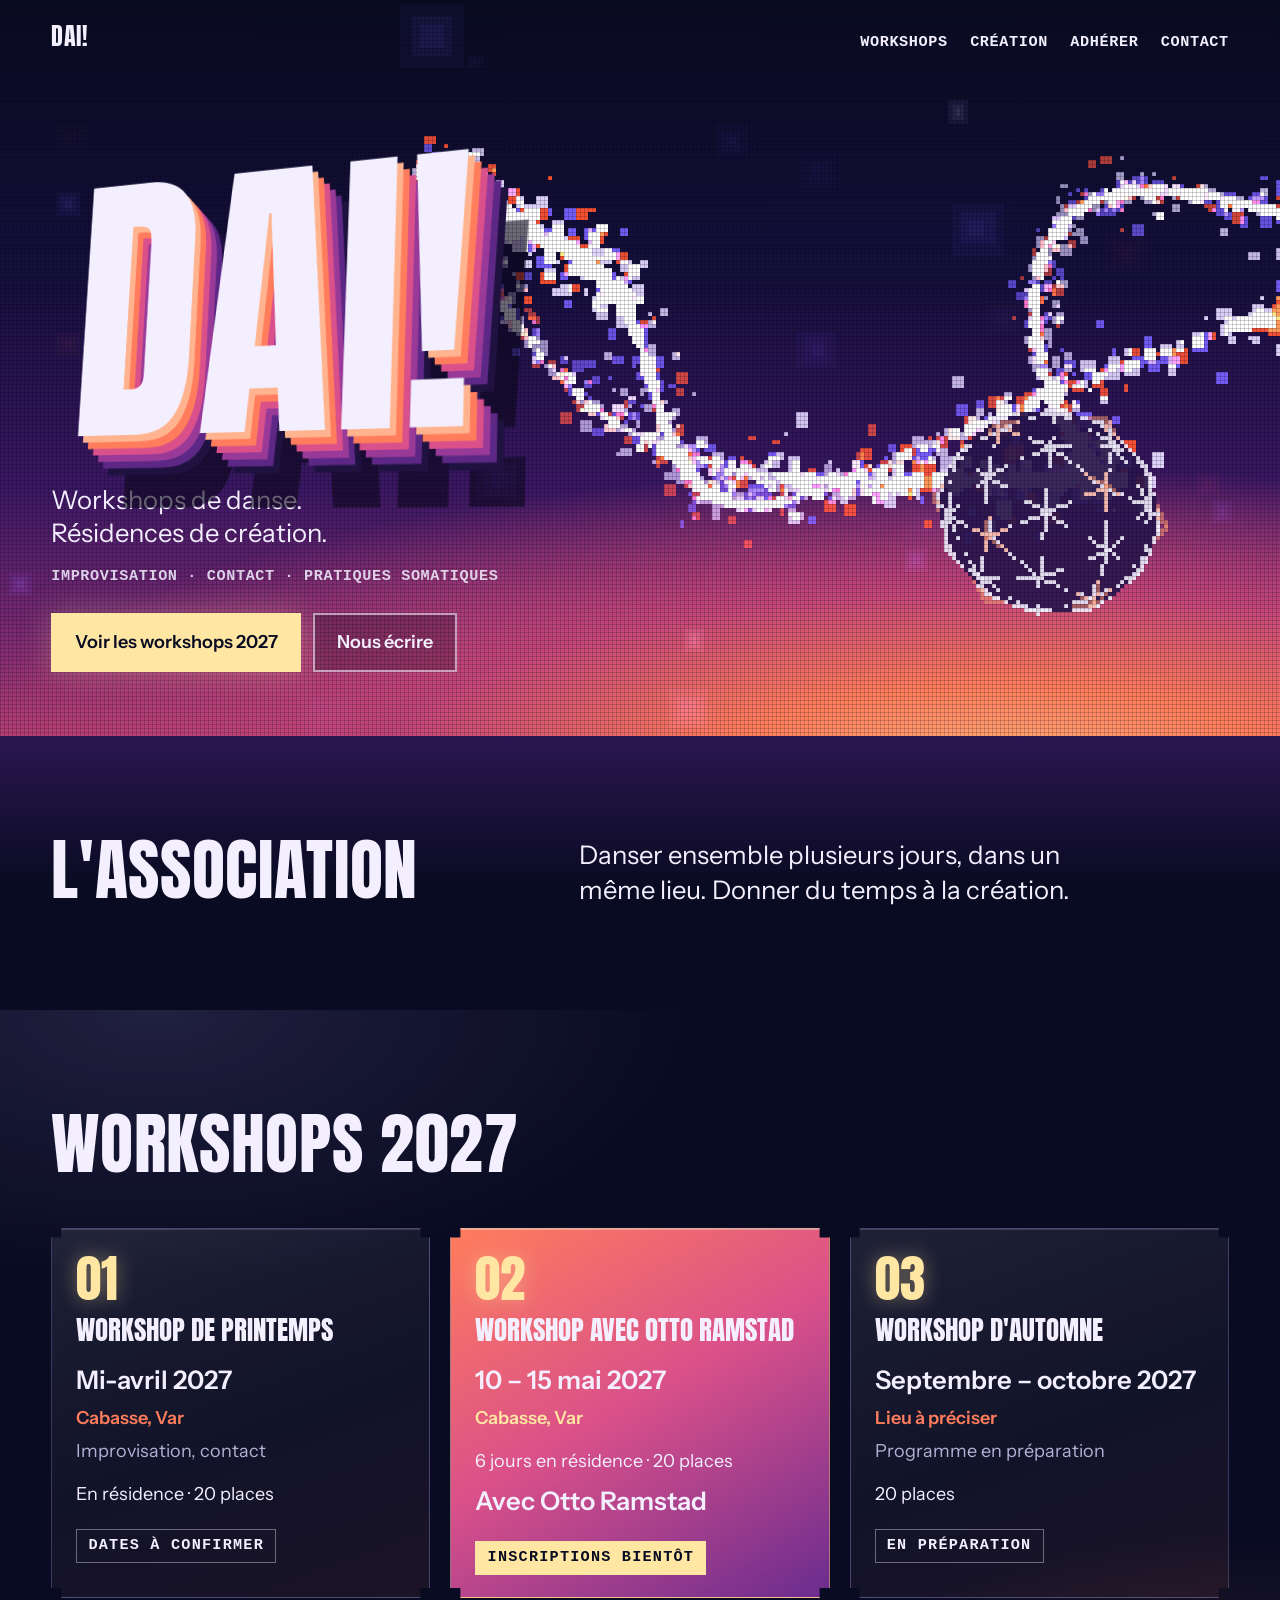
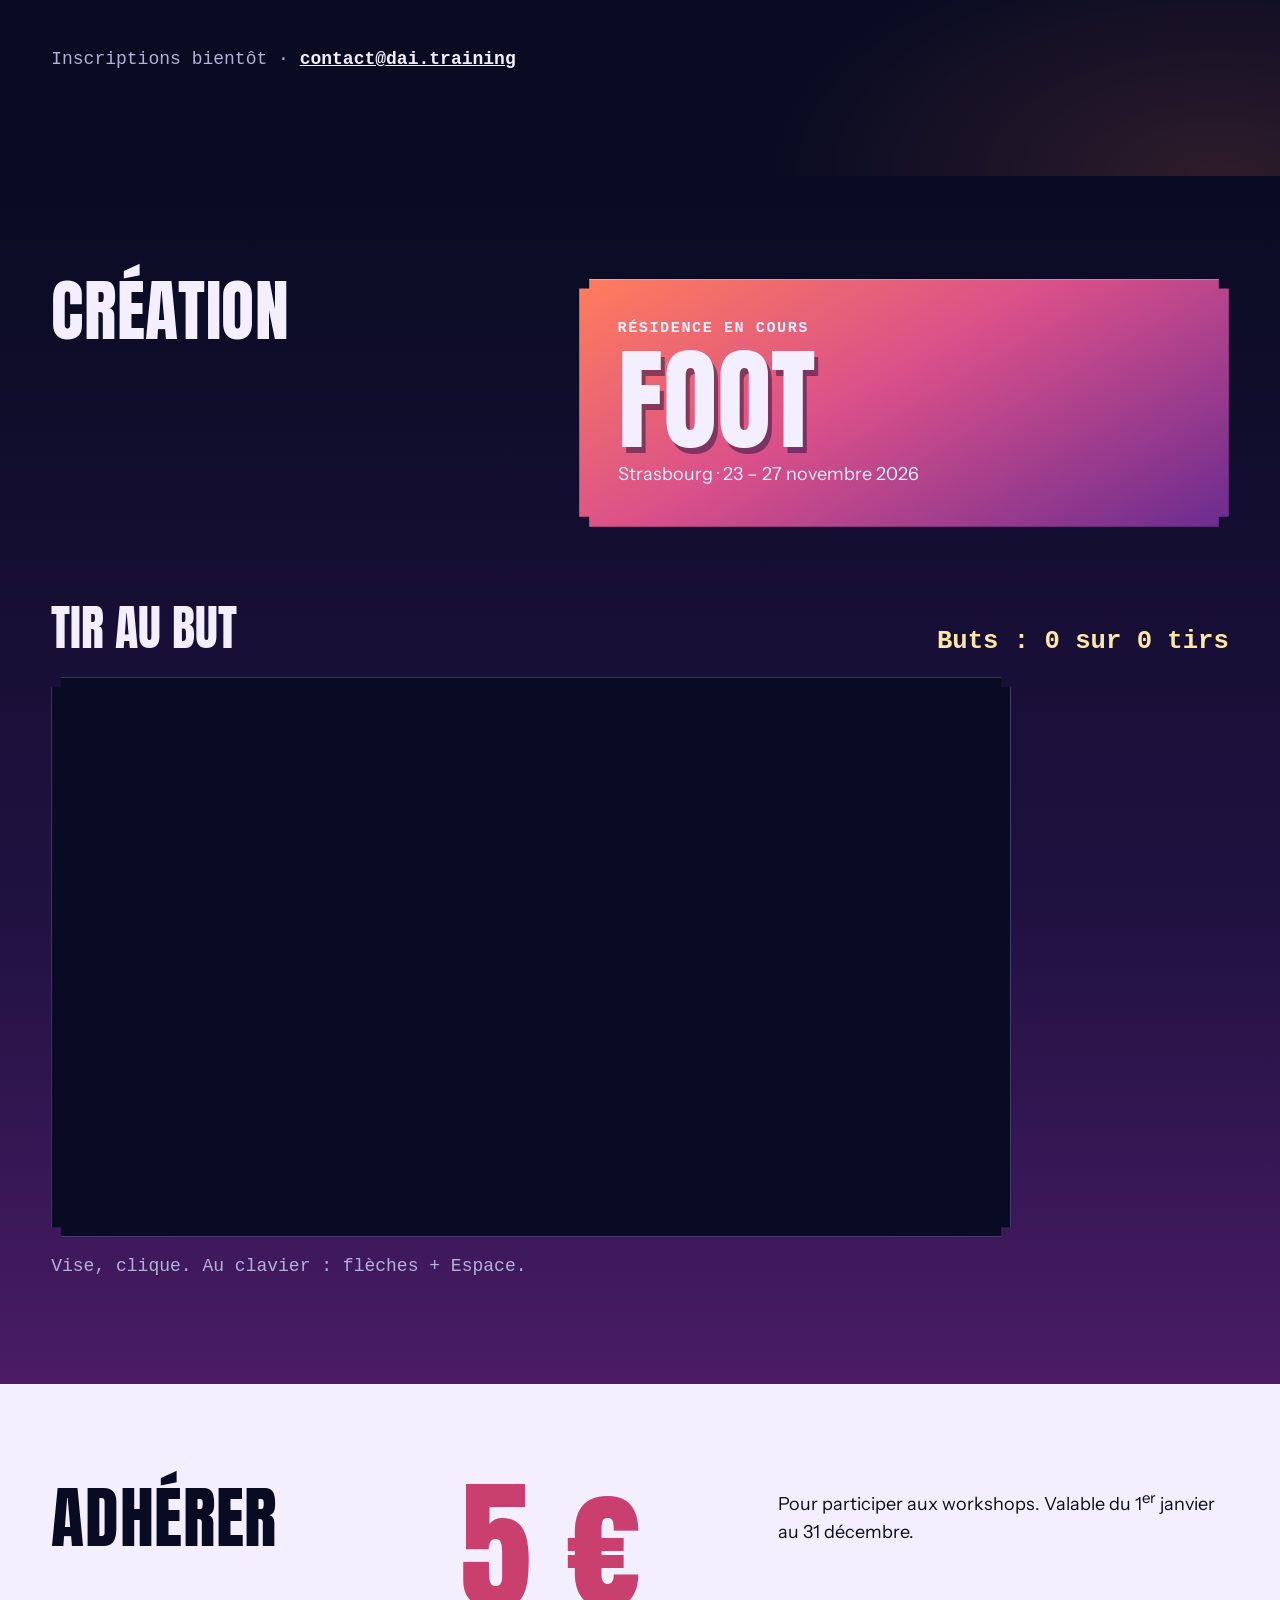
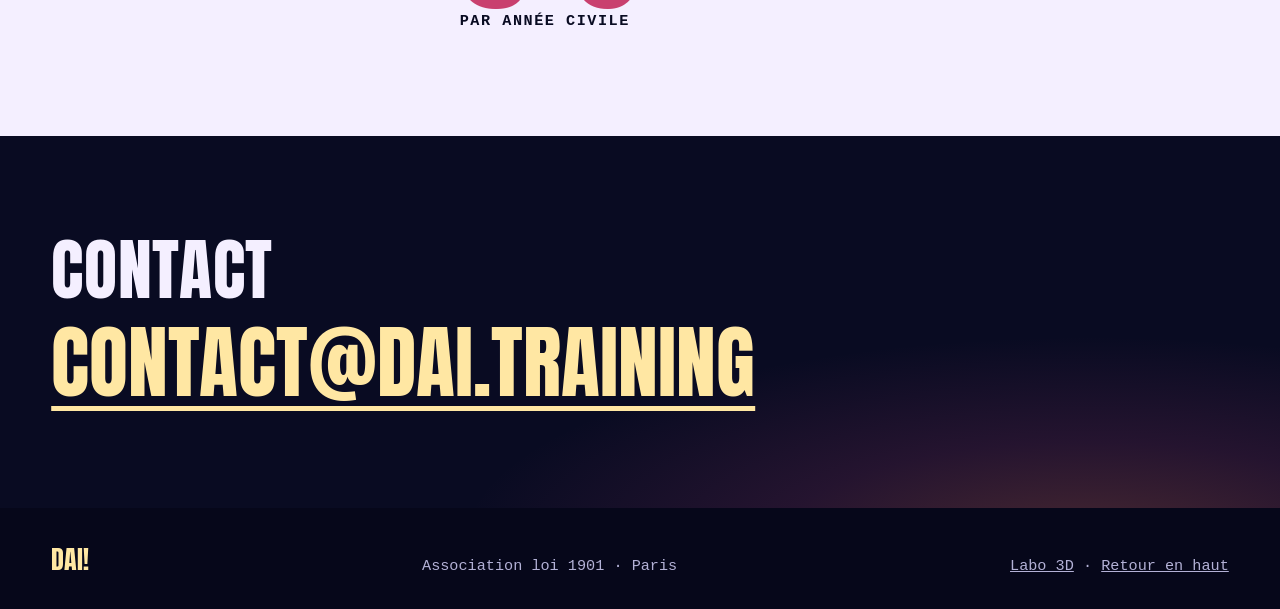
<file: site/index.html>
<!DOCTYPE html>
<html lang="fr">
<head>
<meta charset="utf-8">
<meta name="viewport" content="width=device-width, initial-scale=1">
<title>DAI! Workshops de danse et création</title>
<meta name="description" content="DAI! organise des workshops de danse (improvisation, contact, pratiques somatiques) et accueille des résidences de création.">
<meta name="theme-color" content="#090b22">
<link rel="icon" type="image/svg+xml" href="favicon.svg">
<link rel="preload" href="fonts/anton-latin-400-normal.woff2" as="font" type="font/woff2" crossorigin>
<link rel="stylesheet" href="css/style.css">
</head>
<body>

<a class="skip" href="#contenu">Aller au contenu</a>

<header class="hero" id="haut">
  <canvas class="hero__scene" id="scene" aria-hidden="true"></canvas>

  <nav class="nav" aria-label="Navigation principale">
    <a class="nav__brand" href="#haut">DAI!</a>
    <ul class="nav__links">
      <li><a href="#workshops">Workshops</a></li>
      <li><a href="#creation">Création</a></li>
      <li><a href="#adherer">Adhérer</a></li>
      <li><a href="#contact">Contact</a></li>
    </ul>
  </nav>

  <div class="hero__body">
    <h1 class="title3d" id="titre" aria-label="DAI!">
      <span class="title3d__face" aria-hidden="true">DAI!</span>
    </h1>
    <p class="hero__lead">Workshops de danse. Résidences de création.</p>
    <p class="hero__tags">Improvisation · Contact · Pratiques somatiques</p>
    <div class="hero__actions">
      <a class="btn btn--solid" href="#workshops">Voir les workshops 2027</a>
      <a class="btn btn--ghost" href="#contact">Nous écrire</a>
    </div>
  </div>
</header>

<main id="contenu">

  <section class="band band--intro" aria-labelledby="t-asso">
    <div class="wrap intro">
      <h2 id="t-asso" class="h-side">L'association</h2>
      <div class="intro__text">
        <p class="big">Danser ensemble plusieurs jours, dans un même lieu. Donner du temps à la création.</p>
      </div>
    </div>
  </section>

  <section class="band band--stages" id="workshops" aria-labelledby="t-stages">
    <div class="wrap">
      <div class="head">
        <h2 id="t-stages">Workshops 2027</h2>
      </div>

      <ol class="cards" id="liste-stages">
        <li class="card">
          <p class="card__num">01</p>
          <h3 class="card__title">Workshop de printemps</h3>
          <p class="card__when">Mi-avril 2027</p>
          <p class="card__where">Cabasse, Var</p>
          <p class="card__what">Improvisation, contact</p>
          <p class="card__details">En résidence · 20 places</p>
            <p class="card__status">dates à confirmer</p>
        </li>
        <li class="card card--featured">
          <p class="card__num">02</p>
          <h3 class="card__title">Workshop avec Otto Ramstad</h3>
          <p class="card__when">10 – 15 mai 2027</p>
          <p class="card__where">Cabasse, Var</p>
          <p class="card__details">6 jours en résidence · 20 places</p>
          <p class="card__who">Avec Otto Ramstad</p>
          <p class="card__status">inscriptions bientôt</p>
        </li>
        <li class="card">
          <p class="card__num">03</p>
          <h3 class="card__title">Workshop d'automne</h3>
          <p class="card__when">Septembre – octobre 2027</p>
          <p class="card__where">Lieu à préciser</p>
          <p class="card__what">Programme en préparation</p>
          <p class="card__details">20 places</p>
            <p class="card__status">en préparation</p>
        </li>
      </ol>

      <p class="stages__foot">Inscriptions bientôt · <a href="mailto:contact@dai.training">contact@dai.training</a></p>
    </div>
  </section>

  <section class="band band--creation" id="creation" aria-labelledby="t-creation">
    <div class="wrap creation">
      <div>
        <h2 id="t-creation">Création</h2>
      </div>
      <article class="project">
        <p class="project__label">Résidence en cours</p>
        <h3 class="project__title">Foot</h3>
        <p>Strasbourg · 23 – 27 novembre 2026</p>
      </article>
    </div>

    <div class="wrap game" id="jeu">
      <div class="game__head">
        <h3 class="game__title">Tir au but</h3>
        <p class="game__score">Buts&nbsp;: <span id="buts">0</span> sur <span id="tirs">0</span> tirs</p>
      </div>
      <canvas class="game__field" id="terrain" width="720" height="420" tabindex="0" role="img"
        aria-label="Mini-jeu de tir au but. Cliquez dans la cage pour tirer. Au clavier : flèches pour viser, Espace pour tirer."></canvas>
      <p class="game__help">Vise, clique. Au clavier : flèches + Espace.</p>
      <p class="visually-hidden" id="jeu-annonce" aria-live="polite"></p>
    </div>
  </section>

  <section class="band band--join" id="adherer" aria-labelledby="t-adherer">
    <div class="wrap join">
      <h2 id="t-adherer">Adhérer</h2>
      <div class="join__price" aria-label="5 euros par an">
        <span class="join__amount">5&nbsp;€</span>
        <span class="join__unit">par année civile</span>
      </div>
      <div class="join__text">
        <p>Pour participer aux workshops. Valable du 1<sup>er</sup> janvier au 31 décembre.</p>
      </div>
    </div>
  </section>

  <section class="band band--contact" id="contact" aria-labelledby="t-contact">
    <div class="wrap contact">
      <h2 id="t-contact">Contact</h2>
      <p class="contact__mail"><a href="mailto:contact@dai.training">contact@dai.training</a></p>
    </div>
  </section>

</main>

<footer class="foot">
  <div class="wrap foot__in">
    <p class="foot__brand">DAI!</p>
    <p>Association loi 1901 · Paris</p>
    <p><a href="lab/">Labo 3D</a> · <a href="#haut">Retour en haut</a></p>
  </div>
</footer>

<script type="module" src="js/main.js"></script>
</body>
</html>
</file>
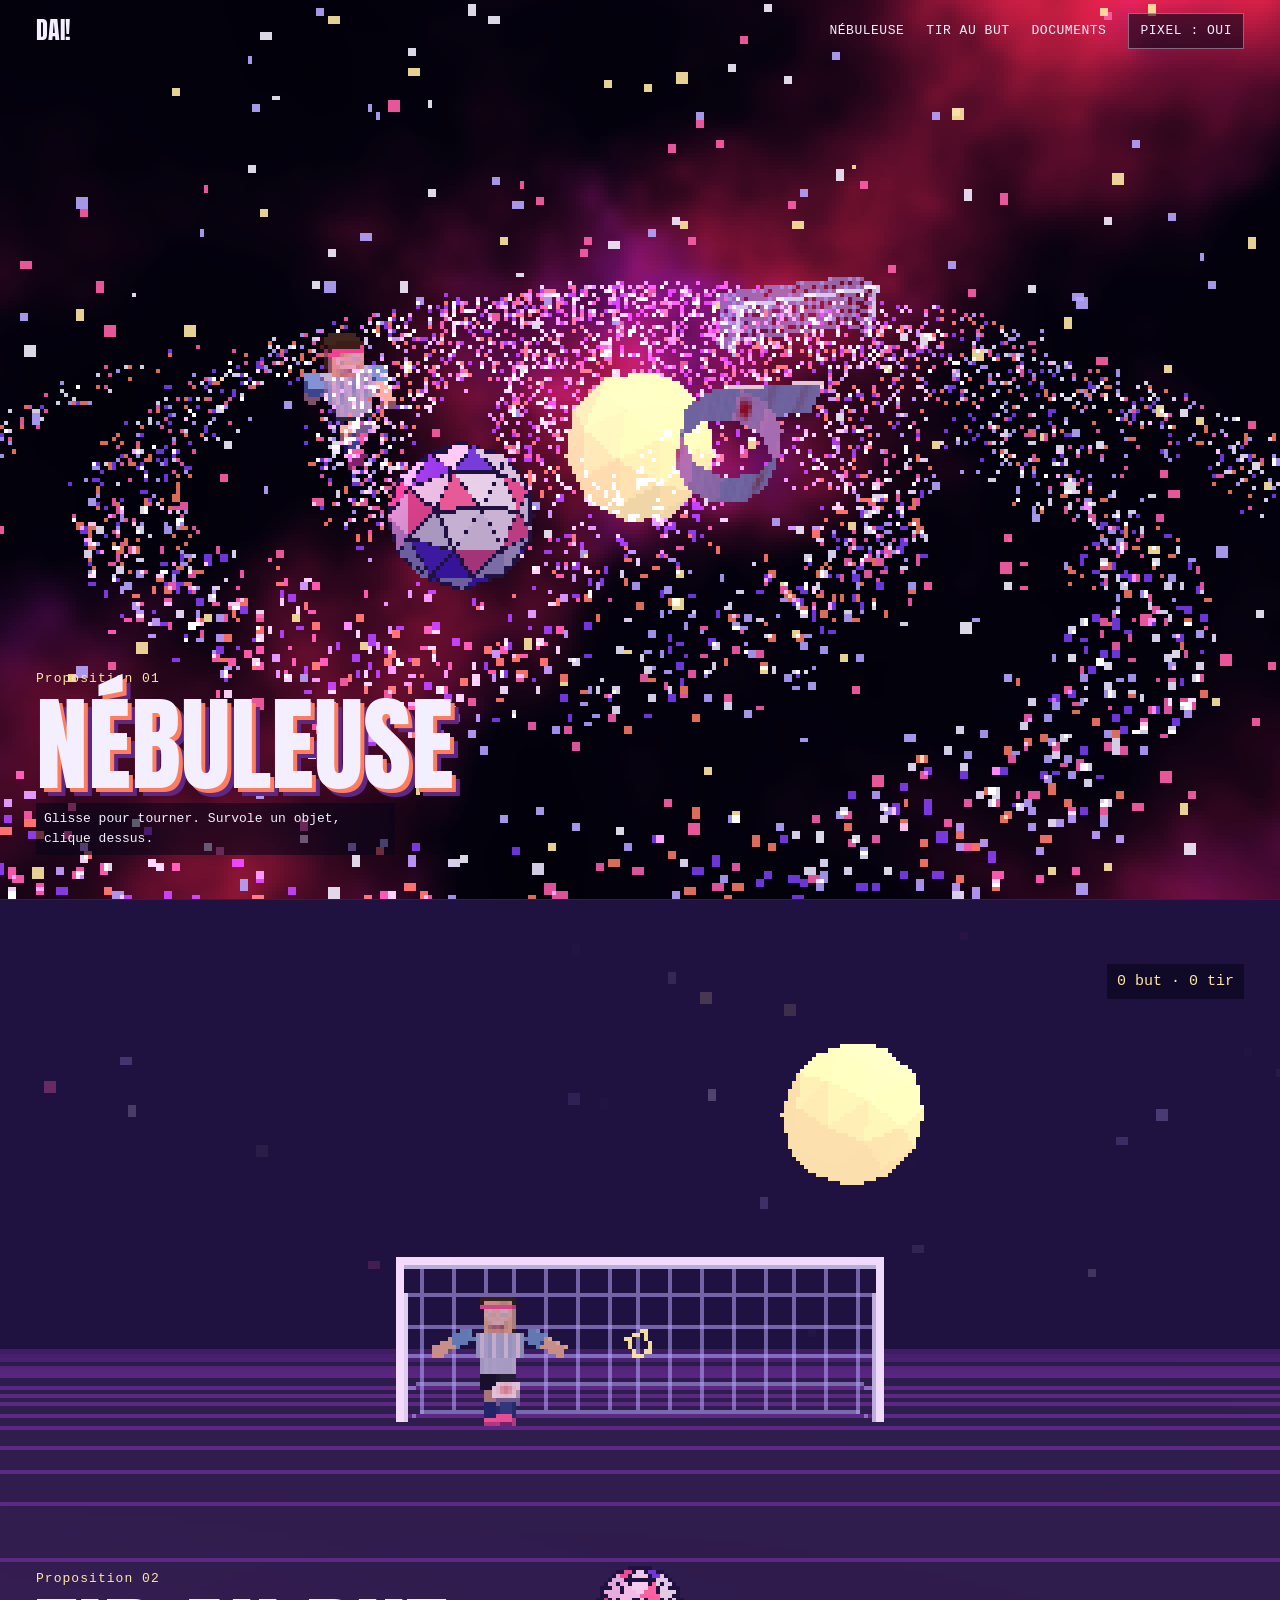
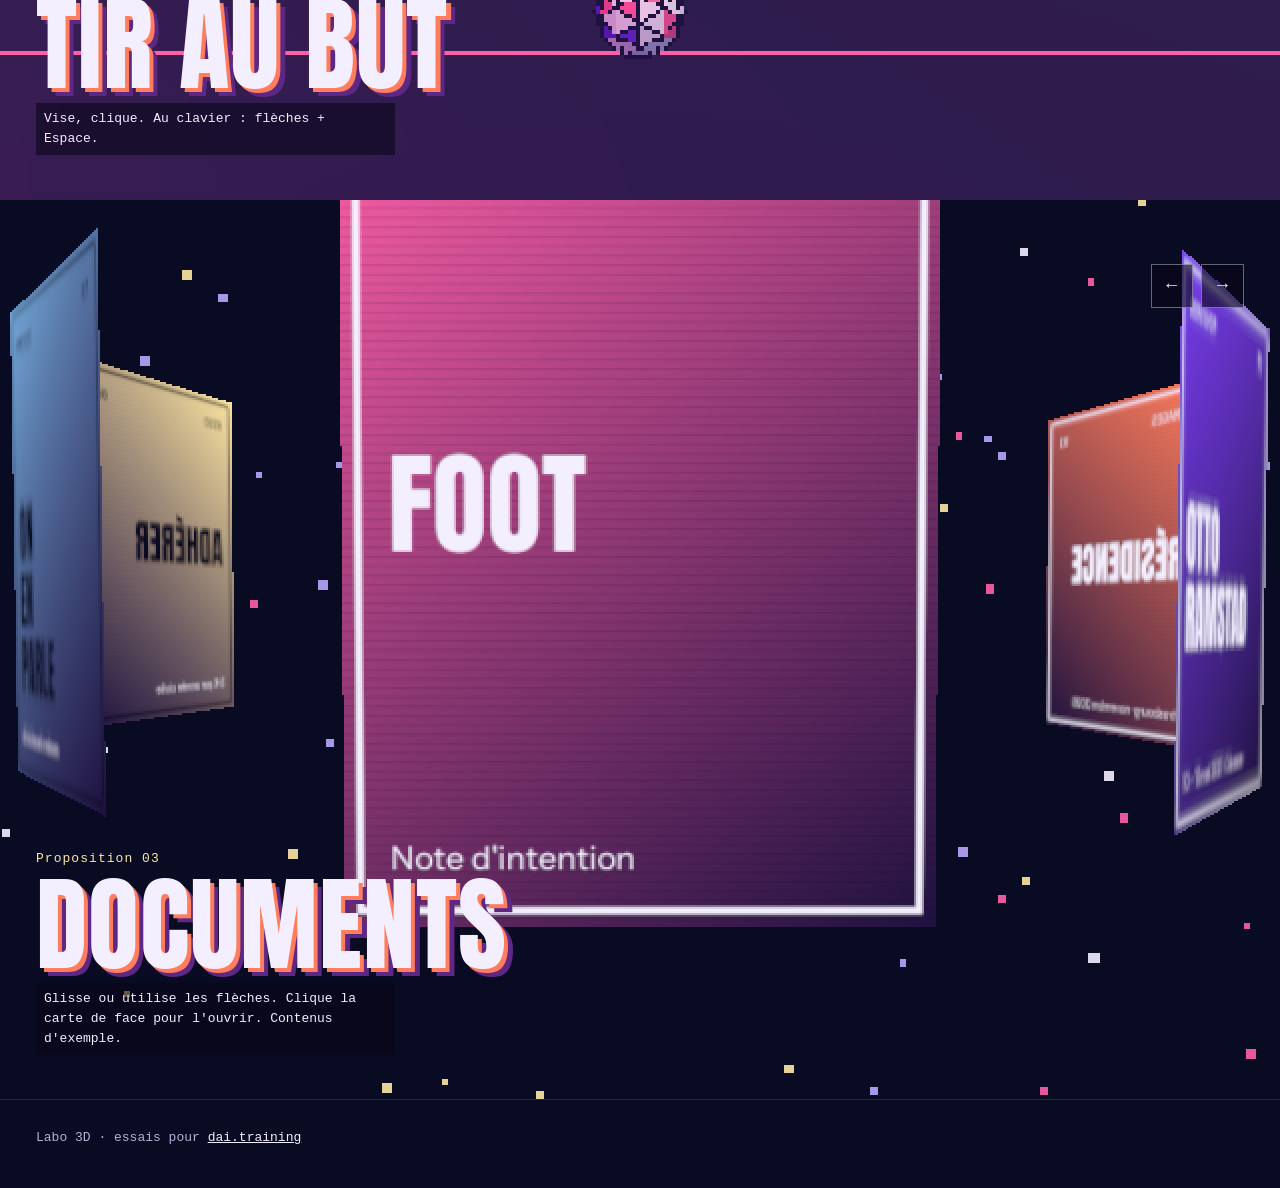
<file: site/lab/index.html>
<!doctype html>
<html lang="fr">
<head>
<meta charset="utf-8">
<meta name="viewport" content="width=device-width, initial-scale=1">
<title>DAI! Labo 3D</title>
<meta name="description" content="Propositions 3D pour le site de DAI! : nébuleuse, tir au but, documents dans l'espace.">
<meta name="theme-color" content="#090b22">
<link rel="icon" type="image/svg+xml" href="../favicon.svg">
<link rel="stylesheet" href="../css/style.css">
<style>
  /* Labo : trois scènes plein écran, le texte par-dessus. */
  body { background: var(--night); }
  .lab-bar { position: fixed; inset: 0 0 auto 0; z-index: 20; display: flex; gap: 12px; align-items: center; justify-content: space-between; padding: 12px clamp(14px, 4vw, 36px); font-family: var(--mono); font-size: 13px; letter-spacing: .04em; text-transform: uppercase; }
  .lab-bar a { color: var(--pearl); text-decoration: none; }
  .lab-bar > a { font-family: var(--display); font-size: 24px; letter-spacing: 0; }
  .lab-bar nav { display: flex; gap: clamp(10px, 2.4vw, 22px); flex-wrap: wrap; justify-content: flex-end; align-items: center; }
  .lab-btn { font: inherit; text-transform: uppercase; letter-spacing: .04em; color: var(--night); background: var(--moon); border: 0; padding: 8px 12px; cursor: pointer; }
  .lab-btn--ghost { background: #09061a99; color: var(--pearl); box-shadow: inset 0 0 0 1px #f4efff66; }
  .lab-btn:focus-visible, .lab-bar a:focus-visible { outline: 2px solid var(--moon); outline-offset: 3px; }
  .lab-scene { position: relative; height: 100vh; height: 100svh; min-height: 540px; overflow: hidden; border-bottom: 1px solid #f4efff1f; }
  .lab-scene canvas { position: absolute; inset: 0; width: 100%; height: 100%; display: block; touch-action: pan-y; outline: none; }
  .lab-scene canvas:focus-visible { box-shadow: inset 0 0 0 3px var(--moon); }
  .lab-text { position: absolute; left: clamp(14px, 4vw, 36px); bottom: clamp(18px, 5vh, 44px); right: clamp(14px, 4vw, 36px); pointer-events: none; }
  .lab-num { font-family: var(--mono); font-size: 13px; letter-spacing: .08em; color: var(--moon); }
  .lab-text h1, .lab-text h2 { font-family: var(--display); font-weight: 400; font-size: clamp(40px, 9vw, 104px); line-height: .92; text-transform: uppercase; color: var(--pearl); margin: 6px 0 10px; text-shadow: .04em .04em 0 var(--ember), .08em .08em 0 #5d2885; }
  .lab-text p { font-family: var(--mono); font-size: 13px; color: var(--pearl); max-width: 46ch; margin: 0; background: #09061a99; padding: 6px 8px; display: inline-block; }
  .lab-tag { position: absolute; z-index: 5; transform: translate(-50%, -160%); font-family: var(--mono); font-size: 12px; letter-spacing: .06em; text-transform: uppercase; color: var(--night); background: var(--moon); padding: 4px 8px; pointer-events: none; white-space: nowrap; }
  .lab-hud { position: absolute; top: 64px; right: clamp(14px, 4vw, 36px); font-family: var(--mono); font-size: 15px; color: var(--moon); background: #09061a99; padding: 6px 10px; }
  .lab-shout { position: absolute; inset: 0; display: grid; place-items: center; pointer-events: none; font-family: var(--display); font-size: clamp(56px, 16vw, 190px); color: var(--pearl); text-shadow: .04em .04em 0 var(--ember), .08em .08em 0 #5d2885; text-transform: uppercase; }
  .lab-arrows { position: absolute; top: 64px; right: clamp(14px, 4vw, 36px); display: flex; gap: 8px; }
  .lab-panel { position: absolute; z-index: 6; left: 50%; top: 50%; transform: translate(-50%, -50%); width: min(440px, calc(100% - 28px)); background: #0d0a2cf2; box-shadow: inset 0 0 0 1px #f4efff55, 10px 10px 0 #09061a99; padding: 22px; color: var(--pearl); }
  .lab-panel small { font-family: var(--mono); letter-spacing: .08em; text-transform: uppercase; color: var(--moon); }
  .lab-panel h3 { font-family: var(--display); font-weight: 400; font-size: 44px; line-height: 1; text-transform: uppercase; margin: 8px 0 10px; }
  .lab-panel p { margin: 0 0 16px; line-height: 1.5; }
  .lab-foot { padding: 28px clamp(14px, 4vw, 36px) 40px; font-family: var(--mono); font-size: 13px; color: var(--mist); }
  .lab-foot a { color: var(--pearl); }
  @media (max-width: 700px) { .lab-hud, .lab-arrows { top: 104px; } }
  [hidden] { display: none !important; }
</style>
</head>
<body>
<header class="lab-bar">
  <a href="../">DAI!</a>
  <nav aria-label="Labo">
    <a href="#nebuleuse">Nébuleuse</a>
    <a href="#tir">Tir au but</a>
    <a href="#docs">Documents</a>
    <button class="lab-btn lab-btn--ghost" id="pixel" type="button" aria-pressed="true">Pixel : oui</button>
  </nav>
</header>

<main>
  <section class="lab-scene" id="nebuleuse">
    <canvas id="c-nebula" aria-label="Nébuleuse en 3D avec les objets de la création Foot : ballon, cage, attaquant, bandage, lune"></canvas>
    <div class="lab-tag" id="tag" hidden></div>
    <div class="lab-text">
      <span class="lab-num">Proposition 01</span>
      <h1>Nébuleuse</h1>
      <p>Glisse pour tourner. Survole un objet, clique dessus.</p>
    </div>
  </section>

  <section class="lab-scene" id="tir">
    <canvas id="c-shot" tabindex="0" aria-label="Tir au but en 3D. Vise avec la souris ou les flèches, tire avec un clic ou Espace."></canvas>
    <div class="lab-hud" id="score" aria-live="polite">0 but · 0 tir</div>
    <div class="lab-shout" id="shout" aria-live="assertive"></div>
    <div class="lab-text">
      <span class="lab-num">Proposition 02</span>
      <h2>Tir au but</h2>
      <p>Vise, clique. Au clavier : flèches + Espace.</p>
    </div>
  </section>

  <section class="lab-scene" id="docs">
    <canvas id="c-docs" tabindex="0" aria-label="Documents présentés en cercle dans l'espace. Flèches gauche et droite pour tourner, Entrée pour ouvrir."></canvas>
    <div class="lab-arrows">
      <button class="lab-btn lab-btn--ghost" id="prev" type="button" aria-label="Document précédent">←</button>
      <button class="lab-btn lab-btn--ghost" id="next" type="button" aria-label="Document suivant">→</button>
    </div>
    <div class="lab-panel" id="panel" role="dialog" aria-labelledby="panel-title" hidden>
      <small id="panel-type"></small>
      <h3 id="panel-title"></h3>
      <p id="panel-text"></p>
      <button class="lab-btn" id="panel-close" type="button">Fermer</button>
    </div>
    <div class="lab-text">
      <span class="lab-num">Proposition 03</span>
      <h2>Documents</h2>
      <p>Glisse ou utilise les flèches. Clique la carte de face pour l'ouvrir. Contenus d'exemple.</p>
    </div>
  </section>
</main>

<footer class="lab-foot">Labo 3D · essais pour <a href="../">dai.training</a></footer>
<script type="module" src="lab.js"></script>
</body>
</html>
</file>
<file: site/css/style.css>
/* DAI! — dai.training
   Idée : un rêve éveillé. On entre par un crépuscule (nuit en haut, braise à l'horizon) où flotte le nom en volume,
   puis on descend dans la nuit : bandes sombres, cartes de verre, une seule bande claire couleur de perle. */

@font-face {
  font-family: "Anton";
  src: url("../fonts/anton-latin-400-normal.woff2") format("woff2");
  font-weight: 400; font-style: normal; font-display: swap;
}
@font-face {
  font-family: "Instrument Sans";
  src: url("../fonts/instrument-sans-latin-400-normal.woff2") format("woff2");
  font-weight: 400; font-style: normal; font-display: swap;
}
@font-face {
  font-family: "Instrument Sans";
  src: url("../fonts/instrument-sans-latin-600-normal.woff2") format("woff2");
  font-weight: 600; font-style: normal; font-display: swap;
}

:root {
  color-scheme: dark;

  --night:  #090b22;   /* le fond : une nuit tirée vers le bleu */
  --plum:   #1f1140;   /* bandes intermédiaires, tranche du titre */
  --ember:  #ff7d5c;   /* la braise à l'horizon, accent chaud */
  --lilac:  #b7a6ff;   /* lueur froide, filets, liens */
  --pearl:  #f4efff;   /* texte et bande claire */
  --moon:   #ffe7a3;   /* boutons et repères : une lune pâle */
  --mist:   #b3b1d6;   /* texte secondaire */

  --display: "Anton", "Haettenschweiler", "Impact", "Arial Narrow Bold", sans-serif;
  --body: "Instrument Sans", "Helvetica Neue", Helvetica, Arial, sans-serif;
  --mono: ui-monospace, "SF Mono", "Cascadia Mono", Menlo, Consolas, monospace; /* la voix « basse technologie » : étiquettes, scores */

  --step--1: clamp(0.84rem, 0.8rem + 0.2vw, 0.95rem);
  --step-0:  clamp(1rem, 0.95rem + 0.25vw, 1.125rem);
  --step-1:  clamp(1.25rem, 1.1rem + 0.7vw, 1.6rem);
  --step-2:  clamp(2.2rem, 1.5rem + 3.4vw, 4.4rem);
  --step-3:  clamp(5.5rem, 2rem + 26vw, 19rem);

  --gutter: clamp(1rem, 4vw, 3.5rem);
  --band: clamp(3.5rem, 8vw, 7rem);
}

*, *::before, *::after { box-sizing: border-box; }
html { scroll-behavior: smooth; -webkit-text-size-adjust: 100%; }
body {
  margin: 0;
  background: var(--night);
  color: var(--pearl);
  font-family: var(--body);
  font-size: var(--step-0);
  line-height: 1.55;
}
h1, h2, h3, p, ol, ul { margin: 0; }
ol, ul { padding: 0; list-style: none; }
a { color: inherit; }
a:focus-visible, .btn:focus-visible { outline: 3px solid var(--moon); outline-offset: 3px; }
.band--join a:focus-visible { outline-color: var(--plum); }

.skip {
  position: absolute; left: var(--gutter); top: -4rem; z-index: 10;
  background: var(--moon); color: var(--night); padding: .6rem 1rem; font-weight: 600;
}
.skip:focus { top: .75rem; }

.wrap { width: min(100% - 2 * var(--gutter), 78rem); margin-inline: auto; }

h2 {
  font-family: var(--display);
  font-weight: 400;
  font-size: var(--step-2);
  line-height: 0.95;
  text-transform: uppercase;
  letter-spacing: 0.01em;
  text-wrap: balance;
}
.big { font-size: var(--step-1); line-height: 1.35; max-width: 34ch; text-wrap: pretty; }

/* ---------- Ouverture : le crépuscule ---------- */
.hero {
  position: relative;
  isolation: isolate;
  overflow: hidden;
  background:
    radial-gradient(120% 60% at 78% 104%, #ffb07a 0%, #ff7d5c 18%, #c2457a 40%, transparent 68%),
    linear-gradient(180deg, var(--night) 0%, #150f3d 38%, #3a1763 66%, #7a2a72 86%, #b23d73 100%);
  color: var(--pearl);
  display: grid;
  grid-template-rows: auto 1fr;
  min-height: min(46rem, 92svh);
}
.hero__scene { position: absolute; inset: 0; width: 100%; height: 100%; z-index: -1; display: block; image-rendering: pixelated; }
.nav {
  display: flex; flex-wrap: wrap; align-items: baseline; justify-content: space-between;
  gap: .5rem 1.5rem;
  padding: 1.1rem var(--gutter);
}
.nav__brand { font-family: var(--display); font-size: 1.5rem; text-decoration: none; letter-spacing: .02em; }
.nav__links { display: flex; flex-wrap: wrap; gap: .25rem 1.4rem; font-weight: 600; font-size: var(--step--1); text-transform: uppercase; letter-spacing: .08em; }
.nav__links a { text-decoration: none; padding: .35rem 0; border-bottom: 2px solid transparent; }
.nav__links a:hover { border-bottom-color: var(--moon); }

.hero__body {
  align-self: end;
  padding: clamp(1.5rem, 5vw, 4rem) var(--gutter) clamp(2rem, 5vw, 4rem);
  display: grid; gap: 1rem; justify-items: start;
  perspective: 900px;
}
.hero__kicker { font-weight: 600; font-size: var(--step--1); text-transform: uppercase; letter-spacing: .14em; color: var(--mist); }

/* Le nom en volume : face de perle, tranche qui passe de la braise au prune, halo autour. */
.title3d {
  --rx: 6deg; --ry: -14deg;
  font-family: var(--display);
  font-weight: 400;
  font-size: var(--step-3);
  line-height: 0.82;
  letter-spacing: 0.01em;
  margin: 0.04em 0 0.12em;
  transform-style: preserve-3d;
  transform: rotateX(var(--rx)) rotateY(var(--ry));
  transform-origin: 30% 60%;
  transition: transform .5s cubic-bezier(.2,.7,.2,1);
  will-change: transform;
}
.title3d__face {
  display: block;
  color: var(--pearl);
  text-shadow:
    .022em .022em 0 #ffb48f, .044em .044em 0 #ff7d5c, .066em .066em 0 #d9508a,
    .088em .088em 0 #9a3a98, .110em .110em 0 #5d2885, .132em .132em 0 var(--plum),
    .2em .24em 0 #09061a99;
}
@media (prefers-reduced-motion: no-preference) {
  .title3d.is-idle { animation: sway 11s ease-in-out infinite; }
}
@keyframes sway {
  0%, 100% { transform: rotateX(6deg) rotateY(-14deg); }
  50%      { transform: rotateX(1deg) rotateY(11deg); }
}

.hero__lead { font-size: var(--step-1); line-height: 1.3; max-width: 26ch; text-wrap: balance; }
.hero__tags { font-weight: 600; font-size: var(--step--1); text-transform: uppercase; letter-spacing: .1em; color: var(--pearl); opacity: .85; }
.hero__actions { display: flex; flex-wrap: wrap; gap: .75rem; margin-top: .5rem; }

.btn {
  display: inline-block; text-decoration: none; font-weight: 600;
  padding: .85rem 1.35rem; border: 2px solid var(--moon); border-radius: 999px;
  transition: transform .2s ease, background-color .2s ease, color .2s ease, box-shadow .2s ease;
}
.btn--solid { background: var(--moon); color: var(--night); box-shadow: 0 0 2rem #ffe7a340; }
.btn--ghost { color: var(--pearl); border-color: #f4efff99; background: #09061a40; }
.btn:hover { transform: translateY(-2px); }
.btn--solid:hover { box-shadow: 0 0 2.8rem #ffe7a380; }
.btn--ghost:hover { background: var(--pearl); color: var(--night); border-color: var(--pearl); }

/* ---------- Bandes ---------- */
.band { padding-block: var(--band); position: relative; }

.band--intro { background: linear-gradient(180deg, #2a1650 0%, var(--night) 55%); }
.intro { display: grid; gap: 1.5rem 4rem; grid-template-columns: minmax(0, 1fr); }
.intro__text { display: grid; gap: 1rem; max-width: 62ch; }
.intro__text .big { max-width: 30ch; }
.intro__text p:not(.big) { color: var(--mist); }
@media (min-width: 56rem) {
  .intro { grid-template-columns: minmax(0, 5fr) minmax(0, 7fr); align-items: start; }
}

.band--stages {
  background:
    radial-gradient(60% 50% at 12% 0%, #b7a6ff22 0%, transparent 70%),
    radial-gradient(50% 45% at 95% 100%, #ff7d5c26 0%, transparent 70%),
    var(--night);
}
.head { display: grid; gap: 1rem 3rem; margin-bottom: clamp(2rem, 4vw, 3.5rem); }
.head__note { color: var(--mist); max-width: 44ch; }
@media (min-width: 56rem) { .head { grid-template-columns: minmax(0, 5fr) minmax(0, 7fr); align-items: end; } }

.cards { display: grid; gap: 1.25rem; grid-template-columns: repeat(auto-fit, minmax(min(100%, 17.5rem), 1fr)); perspective: 1400px; }
.card {
  background: linear-gradient(160deg, #ffffff17 0%, #ffffff08 55%, #ff7d5c14 100%);
  border: 1px solid #b7a6ff55;
  border-radius: 1.4rem;
  padding: 1.5rem 1.5rem 1.4rem;
  display: grid; gap: .35rem; align-content: start;
  transform-style: preserve-3d;
  transition: transform .45s cubic-bezier(.2,.7,.2,1), box-shadow .45s ease, border-color .45s ease;
  box-shadow: 0 1.2rem 3rem #05041480, inset 0 1px 0 #ffffff26;
}
@media (hover: hover) and (prefers-reduced-motion: no-preference) {
  .card:hover {
    transform: rotateX(5deg) rotateY(-8deg) translateZ(18px);
    border-color: var(--moon);
    box-shadow: 0 2rem 4rem #050414b3, 0 0 3rem #b7a6ff40, inset 0 1px 0 #ffffff40;
  }
}
.card--featured {
  background: linear-gradient(150deg, #ff7d5c 0%, #d9508a 48%, #6a2c8f 100%);
  border-color: #ffe7a3aa;
  box-shadow: 0 1.6rem 4rem #050414b3, 0 0 3.5rem #ff7d5c40, inset 0 1px 0 #ffffff55;
}
.card--featured .card__where { color: var(--moon); }
.card--featured .card__what, .card--featured .card__who { color: var(--pearl); }
.card--featured .card__who { font-weight: 600; font-size: var(--step-1); }
.card--featured .card__status { background: var(--moon); color: var(--night); border-color: var(--moon); }
.card__num { font-family: var(--display); font-size: 3.2rem; line-height: 1; color: var(--moon); font-variant-numeric: tabular-nums; text-shadow: 0 0 1.2rem #ffe7a366; }
.card__title { font-family: var(--display); font-weight: 400; font-size: 1.7rem; line-height: 1.05; text-transform: uppercase; margin-top: .4rem; text-wrap: balance; }
.card__when { font-weight: 600; font-size: var(--step-1); margin-top: .6rem; }
.card__where { font-weight: 600; color: var(--ember); }
.card__what { color: var(--mist); }
.card__details { margin-top: .6rem; }
.card__who { color: var(--mist); }
.card__status {
  justify-self: start; margin-top: .9rem;
  font-size: var(--step--1); font-weight: 600; text-transform: uppercase; letter-spacing: .08em;
  padding: .25rem .7rem; border: 1.5px solid #f4efff66; border-radius: 999px;
}
.card__cta { justify-self: start; margin-top: .9rem; }
.stages__foot { margin-top: clamp(2rem, 4vw, 3rem); color: var(--mist); max-width: 56ch; }
.stages__foot a { color: var(--pearl); font-weight: 600; }

.band--creation { background: linear-gradient(180deg, var(--night) 0%, var(--plum) 60%, #4a1c66 100%); }
.creation { display: grid; gap: 2rem 4rem; grid-template-columns: minmax(0, 1fr); }
.creation > div { display: grid; gap: 1.25rem; align-content: start; }
@media (min-width: 56rem) { .creation { grid-template-columns: minmax(0, 5fr) minmax(0, 7fr); } }
.project {
  border-radius: 1.6rem;
  background: linear-gradient(150deg, #ff7d5c 0%, #d9508a 45%, #6a2c8f 100%);
  color: var(--pearl);
  padding: clamp(1.5rem, 3vw, 2.5rem);
  display: grid; gap: .6rem; align-content: start;
  box-shadow: 0 2rem 5rem #05041499, inset 0 1px 0 #ffffff40;
}
.project__label { font-size: var(--step--1); font-weight: 600; text-transform: uppercase; letter-spacing: .1em; }
.project__title { font-family: var(--display); font-weight: 400; font-size: clamp(3.5rem, 2rem + 8vw, 7rem); line-height: .9; text-transform: uppercase; text-shadow: .04em .05em 0 #1f114080; }
.project p { max-width: 46ch; }
.project__more { opacity: .85; }

.band--join { background: var(--pearl); color: var(--night); }
.join { display: grid; gap: 1.5rem 3rem; grid-template-columns: minmax(0, 1fr); align-items: start; }
.join__price { display: grid; gap: .1rem; }
.join__amount {
  font-family: var(--display); font-size: clamp(4.5rem, 3rem + 9vw, 9rem); line-height: .85; font-variant-numeric: tabular-nums;
  color: #c9406f;
}
.join__unit { font-weight: 600; text-transform: uppercase; letter-spacing: .1em; font-size: var(--step--1); }
.join__text { display: grid; gap: .9rem; max-width: 46ch; }
@media (min-width: 56rem) { .join { grid-template-columns: minmax(0, 4fr) minmax(0, 3fr) minmax(0, 5fr); } }

.band--contact {
  background:
    radial-gradient(70% 80% at 85% 110%, #ff7d5c40 0%, #c2457a26 35%, transparent 70%),
    var(--night);
}
.contact { display: grid; gap: 1.25rem; }
.contact__mail a {
  font-family: var(--display);
  font-size: clamp(1.7rem, 0.6rem + 5.6vw, 5rem);
  line-height: 1; text-transform: uppercase; color: var(--moon);
  text-decoration-thickness: .06em; text-underline-offset: .12em;
  overflow-wrap: anywhere;
}
.contact__mail a:hover { color: var(--pearl); }
.contact__note { max-width: 50ch; color: var(--mist); }

.foot { background: #06071a; color: var(--mist); padding-block: 2rem; font-size: var(--step--1); }
.foot__in { display: flex; flex-wrap: wrap; gap: .5rem 2rem; align-items: baseline; justify-content: space-between; }
.foot__brand { font-family: var(--display); font-size: 1.6rem; color: var(--moon); }

@media (prefers-reduced-motion: reduce) {
  html { scroll-behavior: auto; }
  .title3d, .card, .btn { transition: none; }
}

/* ---------- Ambiance foot ---------- */
/* Le curseur devient un ballon (souris uniquement ; le doigt n'a pas de curseur). */
@media (hover: hover) and (pointer: fine) {
  html { cursor: url("data:image/svg+xml,%3Csvg xmlns='http://www.w3.org/2000/svg' width='30' height='30' viewBox='0 0 30 30'%3E%3Ccircle cx='15' cy='15' r='12.5' fill='%23f4efff' stroke='%231f1140' stroke-width='1.6'/%3E%3Cpath d='M15 9.6l5.1 3.7-1.9 6h-6.4l-1.9-6z' fill='%231f1140'/%3E%3Cpath d='M15 9.6V3M20.1 13.3l6-2M18.2 19.3l3.8 5.2M11.8 19.3L8 24.5M9.9 13.3l-6-2' stroke='%231f1140' stroke-width='1.6' fill='none'/%3E%3C/svg%3E") 15 15, auto; }
  a, button, .btn, .game__field { cursor: url("data:image/svg+xml,%3Csvg xmlns='http://www.w3.org/2000/svg' width='30' height='30' viewBox='0 0 30 30'%3E%3Ccircle cx='15' cy='15' r='12.5' fill='%23f4efff' stroke='%231f1140' stroke-width='1.6'/%3E%3Cpath d='M15 9.6l5.1 3.7-1.9 6h-6.4l-1.9-6z' fill='%231f1140'/%3E%3Cpath d='M15 9.6V3M20.1 13.3l6-2M18.2 19.3l3.8 5.2M11.8 19.3L8 24.5M9.9 13.3l-6-2' stroke='%231f1140' stroke-width='1.6' fill='none'/%3E%3C/svg%3E") 15 15, pointer; }
}

.game { margin-top: clamp(2.5rem, 6vw, 5rem); display: grid; gap: 1rem; }
.game__head { display: flex; flex-wrap: wrap; align-items: baseline; justify-content: space-between; gap: .5rem 2rem; }
.game__title { font-family: var(--display); font-weight: 400; font-size: clamp(1.8rem, 1.2rem + 2.4vw, 3rem); line-height: 1; text-transform: uppercase; }
.game__score { font-weight: 600; font-variant-numeric: tabular-nums; color: var(--moon); font-size: var(--step-1); }
.game__field {
  display: block; width: 100%; height: auto; aspect-ratio: 720 / 420;
  max-width: 60rem;
  border-radius: 1.6rem; border: 1px solid #b7a6ff55;
  box-shadow: 0 2rem 5rem #05041499, 0 0 4rem #b7a6ff26;
  background: var(--night);
  touch-action: manipulation;
}
.game__field:focus-visible { outline: 3px solid var(--moon); outline-offset: 4px; }
.game__help { color: var(--mist); max-width: 62ch; }
.visually-hidden { position: absolute; width: 1px; height: 1px; margin: -1px; overflow: hidden; clip-path: inset(50%); white-space: nowrap; }

/* ---------- Pixel : haute et basse technologie mêlées ---------- */
.nav__links, .hero__tags, .card__status, .project__label, .join__unit, .game__score, .game__help, .stages__foot, .foot { font-family: var(--mono); }
.nav__links, .hero__tags { letter-spacing: .04em; }
.game__field { image-rendering: pixelated; }
.card, .project, .game__field, .btn, .card__status { border-radius: 0; }
/* coins crantés, comme une fenêtre de vieux jeu */
.card, .project, .game__field {
  clip-path: polygon(0 10px, 10px 10px, 10px 0, calc(100% - 10px) 0, calc(100% - 10px) 10px, 100% 10px, 100% calc(100% - 10px), calc(100% - 10px) calc(100% - 10px), calc(100% - 10px) 100%, 10px 100%, 10px calc(100% - 10px), 0 calc(100% - 10px));
}
/* trame de pixels discrète sur l'ouverture */
.hero::after {
  content: ""; position: absolute; inset: 0; z-index: -1; pointer-events: none;
  background-image: linear-gradient(#09061a2e 1px, transparent 1px), linear-gradient(90deg, #09061a2e 1px, transparent 1px);
  background-size: 4px 4px;
  mix-blend-mode: multiply;
}
</file>
